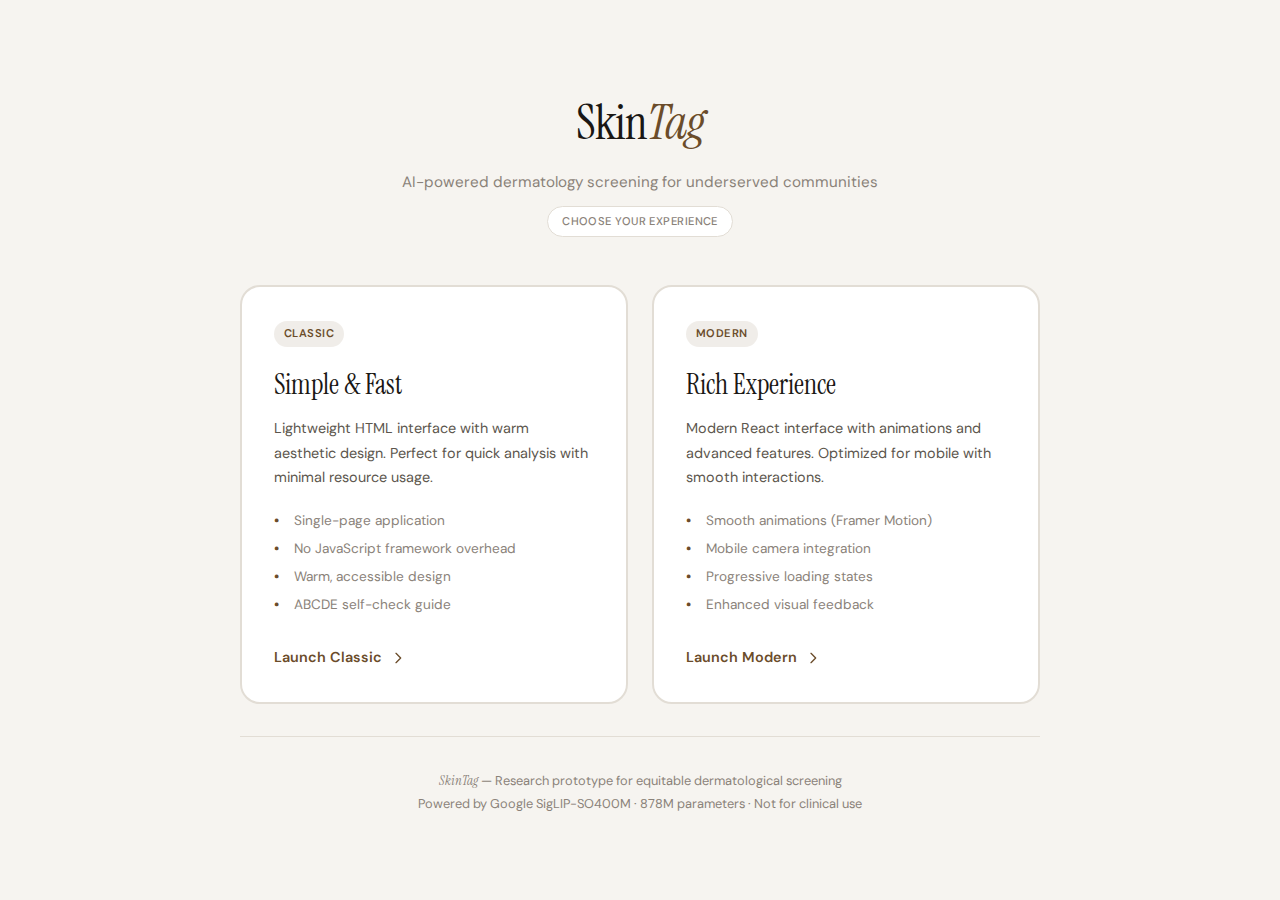
<file: public/index.html>
<!DOCTYPE html>
<html lang="en">
<head>
    <meta charset="UTF-8">
    <meta name="viewport" content="width=device-width, initial-scale=1.0">
    <title>SkinTag — AI Dermatology Screening</title>
    <link rel="preconnect" href="https://fonts.googleapis.com">
    <link rel="preconnect" href="https://fonts.gstatic.com" crossorigin>
    <link href="https://fonts.googleapis.com/css2?family=DM+Sans:wght@400;500;600&family=Instrument+Serif:ital@0;1&display=swap" rel="stylesheet">
    <style>
        :root {
            --bg: #f6f4f0;
            --surface: #ffffff;
            --border: #e2ddd5;
            --text: #1a1714;
            --text-secondary: #5c564d;
            --text-muted: #8a8279;
            --accent-warm: #6b4c2a;
            --serif: 'Instrument Serif', Georgia, serif;
            --sans: 'DM Sans', -apple-system, BlinkMacSystemFont, sans-serif;
        }

        * { margin: 0; padding: 0; box-sizing: border-box; }

        body {
            font-family: var(--sans);
            background: var(--bg);
            color: var(--text);
            min-height: 100vh;
            display: flex;
            align-items: center;
            justify-content: center;
            padding: 2rem;
            line-height: 1.6;
        }

        .container {
            max-width: 800px;
            width: 100%;
        }

        header {
            text-align: center;
            margin-bottom: 3rem;
        }

        h1 {
            font-family: var(--serif);
            font-size: 3rem;
            font-weight: 400;
            letter-spacing: -0.02em;
            margin-bottom: 0.5rem;
        }

        h1 em {
            font-style: italic;
            color: var(--accent-warm);
        }

        .tagline {
            font-size: 0.95rem;
            color: var(--text-muted);
            margin-bottom: 0.75rem;
        }

        .badge {
            display: inline-flex;
            align-items: center;
            gap: 0.4rem;
            padding: 0.35rem 0.9rem;
            background: var(--surface);
            border: 1px solid var(--border);
            border-radius: 100px;
            font-size: 0.7rem;
            color: var(--text-muted);
            text-transform: uppercase;
            letter-spacing: 0.04em;
            font-weight: 500;
        }

        .versions {
            display: grid;
            grid-template-columns: repeat(auto-fit, minmax(320px, 1fr));
            gap: 1.5rem;
            margin-bottom: 2rem;
        }

        .version-card {
            background: var(--surface);
            border: 2px solid var(--border);
            border-radius: 20px;
            padding: 2rem;
            text-decoration: none;
            color: inherit;
            transition: all 0.2s ease;
            position: relative;
            overflow: hidden;
        }

        .version-card:hover {
            border-color: var(--accent-warm);
            transform: translateY(-2px);
            box-shadow: 0 8px 24px rgba(26,23,20,0.08);
        }

        .version-card h2 {
            font-family: var(--serif);
            font-size: 1.75rem;
            font-weight: 400;
            margin-bottom: 0.5rem;
            color: var(--text);
        }

        .version-tag {
            display: inline-block;
            font-size: 0.7rem;
            padding: 0.25rem 0.6rem;
            background: rgba(107, 76, 42, 0.1);
            color: var(--accent-warm);
            border-radius: 100px;
            font-weight: 600;
            text-transform: uppercase;
            letter-spacing: 0.05em;
            margin-bottom: 1rem;
        }

        .version-description {
            font-size: 0.9rem;
            color: var(--text-secondary);
            line-height: 1.7;
            margin-bottom: 1.25rem;
        }

        .features {
            list-style: none;
            font-size: 0.85rem;
            color: var(--text-muted);
        }

        .features li {
            padding-left: 1.25rem;
            position: relative;
            margin-bottom: 0.4rem;
        }

        .features li:before {
            content: '•';
            position: absolute;
            left: 0;
            color: var(--accent-warm);
            font-weight: bold;
        }

        .cta {
            margin-top: 1.5rem;
            display: inline-flex;
            align-items: center;
            gap: 0.5rem;
            font-weight: 600;
            color: var(--accent-warm);
            font-size: 0.9rem;
        }

        .cta svg {
            width: 16px;
            height: 16px;
            transition: transform 0.2s;
        }

        .version-card:hover .cta svg {
            transform: translateX(4px);
        }

        footer {
            text-align: center;
            padding-top: 2rem;
            border-top: 1px solid var(--border);
            font-size: 0.8rem;
            color: var(--text-muted);
            line-height: 1.8;
        }

        footer span {
            font-family: var(--serif);
            font-style: italic;
        }

        @media (max-width: 640px) {
            h1 { font-size: 2.25rem; }
            .versions { grid-template-columns: 1fr; }
        }
    </style>
</head>
<body>
    <div class="container">
        <header>
            <h1>Skin<em>Tag</em></h1>
            <p class="tagline">AI-powered dermatology screening for underserved communities</p>
            <div class="badge">Choose Your Experience</div>
        </header>

        <main class="versions">
            <a href="./classic/" class="version-card">
                <span class="version-tag">Classic</span>
                <h2>Simple & Fast</h2>
                <p class="version-description">
                    Lightweight HTML interface with warm aesthetic design.
                    Perfect for quick analysis with minimal resource usage.
                </p>
                <ul class="features">
                    <li>Single-page application</li>
                    <li>No JavaScript framework overhead</li>
                    <li>Warm, accessible design</li>
                    <li>ABCDE self-check guide</li>
                </ul>
                <span class="cta">
                    Launch Classic
                    <svg fill="none" stroke="currentColor" viewBox="0 0 24 24">
                        <path stroke-linecap="round" stroke-linejoin="round" stroke-width="2" d="M9 5l7 7-7 7"/>
                    </svg>
                </span>
            </a>

            <a href="./app/" class="version-card">
                <span class="version-tag">Modern</span>
                <h2>Rich Experience</h2>
                <p class="version-description">
                    Modern React interface with animations and advanced features.
                    Optimized for mobile with smooth interactions.
                </p>
                <ul class="features">
                    <li>Smooth animations (Framer Motion)</li>
                    <li>Mobile camera integration</li>
                    <li>Progressive loading states</li>
                    <li>Enhanced visual feedback</li>
                </ul>
                <span class="cta">
                    Launch Modern
                    <svg fill="none" stroke="currentColor" viewBox="0 0 24 24">
                        <path stroke-linecap="round" stroke-linejoin="round" stroke-width="2" d="M9 5l7 7-7 7"/>
                    </svg>
                </span>
            </a>
        </main>

        <footer>
            <p><span>SkinTag</span> — Research prototype for equitable dermatological screening</p>
            <p>Powered by Google SigLIP-SO400M · 878M parameters · Not for clinical use</p>
        </footer>
    </div>
</body>
</html>
</file>
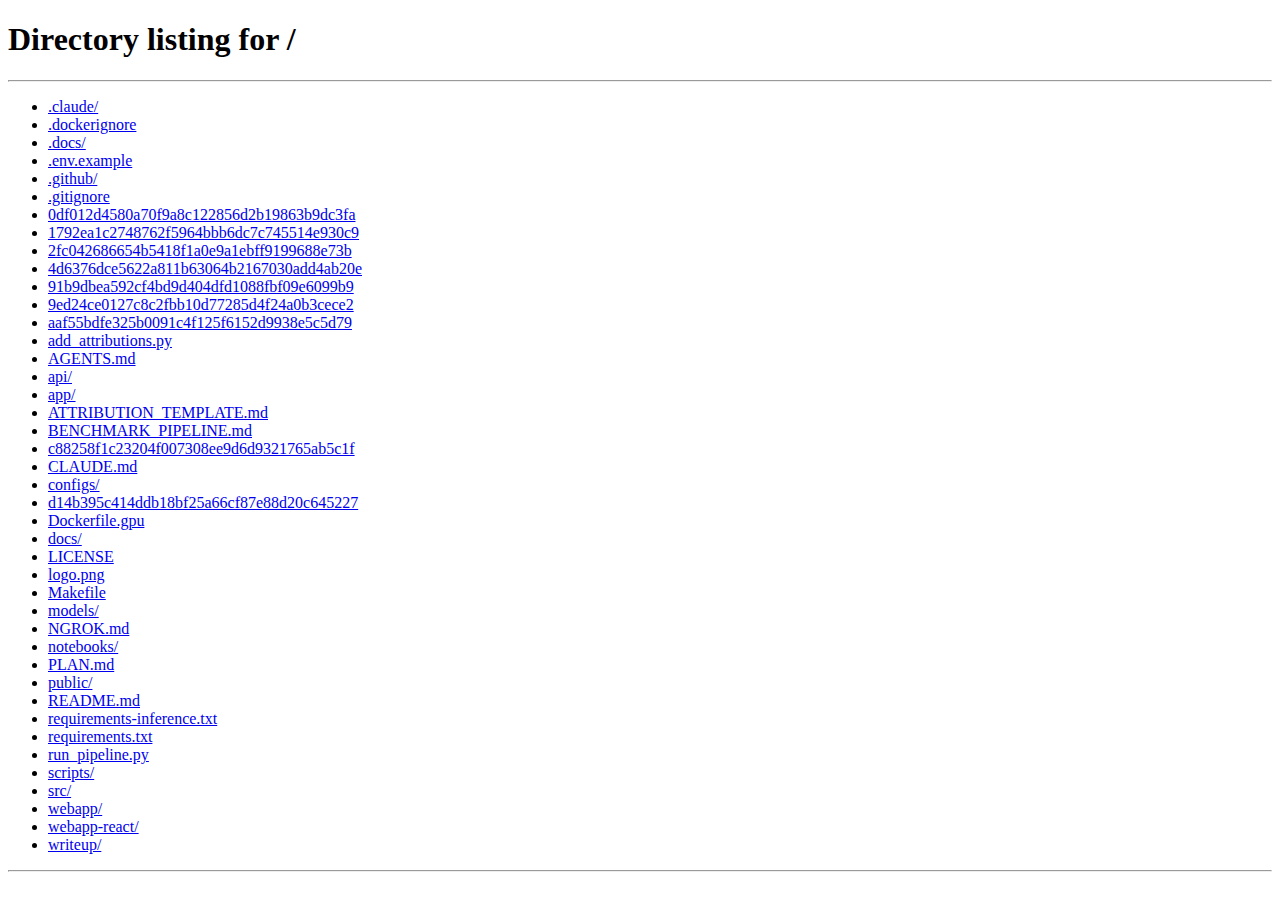
<file: webapp-react/public/main/index.html>
<!DOCTYPE html>
<html lang="en">
<head>
  <meta charset="UTF-8">
  <meta http-equiv="refresh" content="0; url=/">
  <link rel="canonical" href="/">
  <title>Redirecting...</title>
</head>
<body>
  <script>window.location.replace("/");</script>
  <p>Redirecting to <a href="/">home page</a>...</p>
</body>
</html>
</file>
